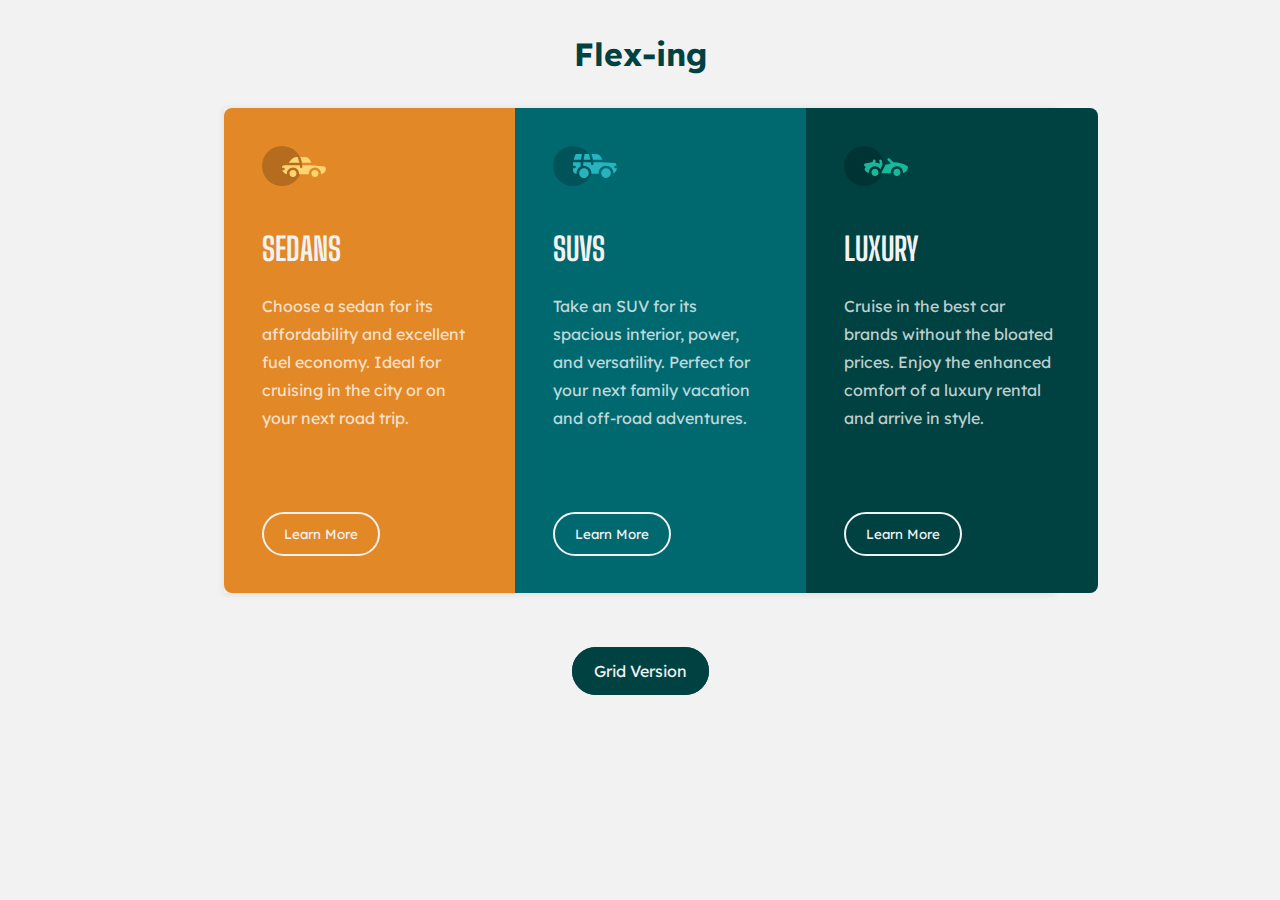
<file: index.html>
<!DOCTYPE html>
<html lang="en">
  <head>
    <meta charset="UTF-8" />
    <meta http-equiv="X-UA-Compatible" content="IE=edge" />
    <meta name="viewport" content="width=device-width, initial-scale=1.0" />
    <link rel="stylesheet" href="styles.css">
    <title>Document</title>
  </head>
  <body>
    <style>
      header {
        display: flex;
      }
      .cards {
        display: flex;
        flex-direction: column;
        margin: 0 1rem;
      }
      footer{
        display: flex;
        justify-content: center;
        align-items: center;
      }
      @media (min-width: 560px) {
        .cards {
          max-width: 65%;
          flex-direction: row;
          margin: 0 auto;
        }
      }
    </style>
    <header>
      <h1>Flex-ing</h1>
    </header>
    <main>
      <div class="cards">
        <div class="orange card">
          <img src="./images/icon-sedans.svg" alt="" />
          <h1>SEDANS</h1>
          <p>
            Choose a sedan for its affordability and excellent fuel economy.
            Ideal for cruising in the city or on your next road trip.
          </p>
          <button>Learn More</button>
        </div>
        <div class="teal card">
          <img src="./images/icon-suvs.svg" alt="" />
          <h1>SUVS</h1>
          <p>
            Take an SUV for its spacious interior, power, and versatility.
            Perfect for your next family vacation and off-road adventures.
          </p>
          <button>Learn More</button>
        </div>
        <div class="green card">
          <img src="./images/icon-luxury.svg" alt="" />
          <h1>LUXURY</h1>
          <p>
            Cruise in the best car brands without the bloated prices. Enjoy the
            enhanced comfort of a luxury rental and arrive in style.
          </p>
          <button>Learn More</button>
        </div>
      </div>
    </main>
    <footer>
      <div class="btn">
        <a href="gridcard.html">Grid Version</a>
      </div>
    </footer>
  </body>
</html>
</file>
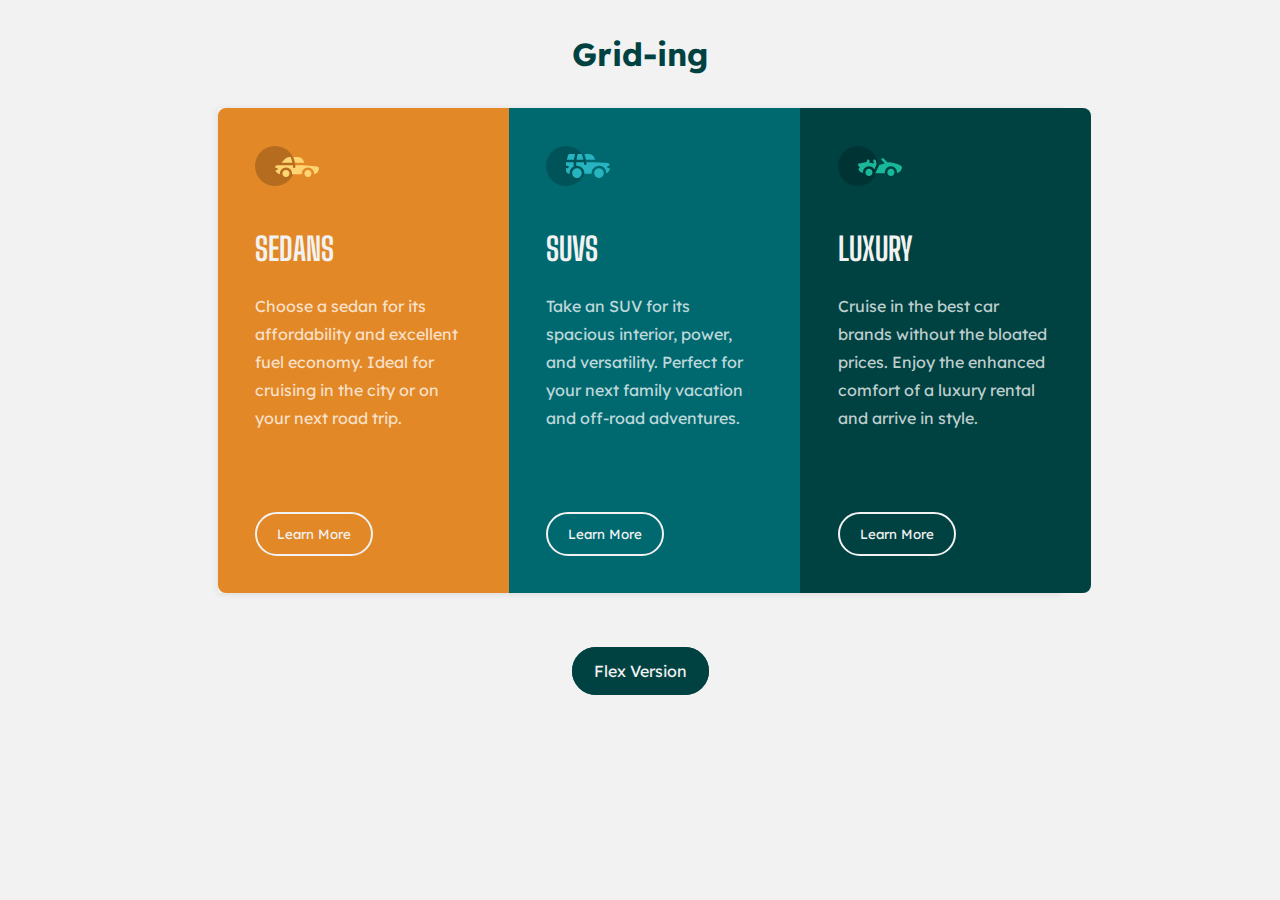
<file: grid.html>
<!DOCTYPE html>
<html lang="en">
  <head>
    <meta charset="UTF-8" />
    <meta http-equiv="X-UA-Compatible" content="IE=edge" />
    <meta name="viewport" content="width=device-width, initial-scale=1.0" />
    <link rel="stylesheet" href="styles.css" />
    <title>Document</title>
  </head>
  <body>
    <style>
      header {
        display: grid;
      }
      .cards {
        display: grid;
        margin: 0 1rem;
      }
      footer{
        display: grid;
      }
      @media (min-width: 375px) {
        .cards {
          grid-template-columns: 1fr 1fr 1fr;
          max-width: 66%;
          margin: 0 auto;
        }
      }
    </style>
    <header>
      <h1>Grid-ing</h1>
    </header>
    <main>
      <div class="cards">
        <div class="orange card">
          <img src="./images/icon-sedans.svg" alt="" />
          <h1>SEDANS</h1>
          <p>
            Choose a sedan for its affordability and excellent fuel economy.
            Ideal for cruising in the city or on your next road trip.
          </p>
          <button>Learn More</button>
        </div>
        <div class="teal card">
          <img src="./images/icon-suvs.svg" alt="" />
          <h1>SUVS</h1>
          <p>
            Take an SUV for its spacious interior, power, and versatility.
            Perfect for your next family vacation and off-road adventures.
          </p>
          <button>Learn More</button>
        </div>
        <div class="green card">
          <img src="./images/icon-luxury.svg" alt="" />
          <h1>LUXURY</h1>
          <p>
            Cruise in the best car brands without the bloated prices. Enjoy the
            enhanced comfort of a luxury rental and arrive in style.
          </p>
          <button>Learn More</button>
        </div>
      </div>
    </main>
    <footer>
        <div class="btn">
            <a href="index.html">Flex Version</a>
          </div>
    </footer>
  </body>
</html>
</file>
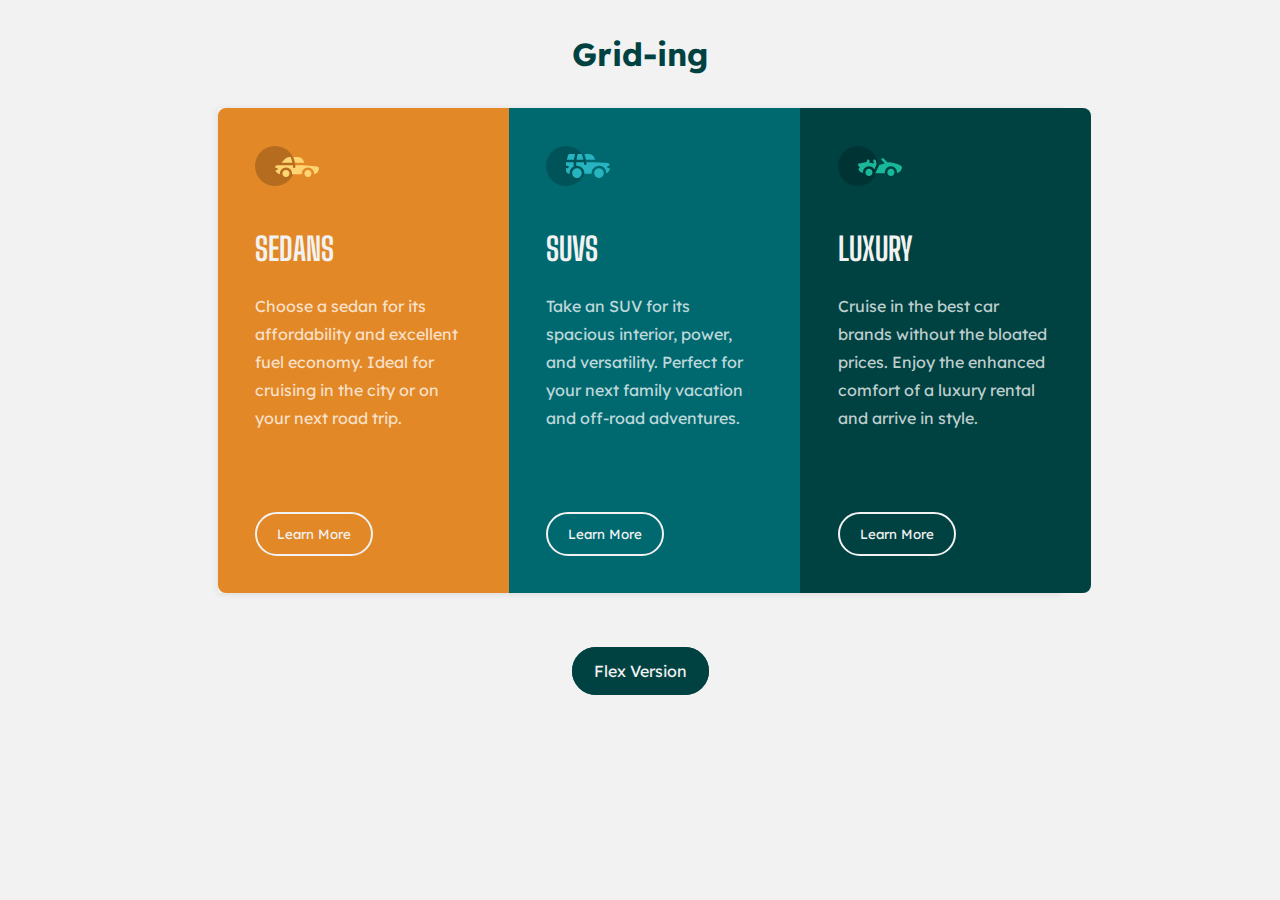
<file: gridcard.html>
<!DOCTYPE html>
<html lang="en">
  <head>
    <meta charset="UTF-8" />
    <meta http-equiv="X-UA-Compatible" content="IE=edge" />
    <meta name="viewport" content="width=device-width, initial-scale=1.0" />
    <link rel="stylesheet" href="styles.css" />
    <title>Document</title>
  </head>
  <body>
    <style>
      header {
        display: grid;
      }
      .cards {
        display: grid;
        margin: 0 1rem;
      }
      footer{
        display: grid;
      }
      @media (min-width: 560px) {
        .cards {
          grid-template-columns: 1fr 1fr 1fr;
          max-width: 66%;
          margin: 0 auto;
        }
      }
    </style>
    <header>
      <h1>Grid-ing</h1>
    </header>
    <main>
      <div class="cards">
        <div class="orange card">
          <img src="./images/icon-sedans.svg" alt="" />
          <h1>SEDANS</h1>
          <p>
            Choose a sedan for its affordability and excellent fuel economy.
            Ideal for cruising in the city or on your next road trip.
          </p>
          <button>Learn More</button>
        </div>
        <div class="teal card">
          <img src="./images/icon-suvs.svg" alt="" />
          <h1>SUVS</h1>
          <p>
            Take an SUV for its spacious interior, power, and versatility.
            Perfect for your next family vacation and off-road adventures.
          </p>
          <button>Learn More</button>
        </div>
        <div class="green card">
          <img src="./images/icon-luxury.svg" alt="" />
          <h1>LUXURY</h1>
          <p>
            Cruise in the best car brands without the bloated prices. Enjoy the
            enhanced comfort of a luxury rental and arrive in style.
          </p>
          <button>Learn More</button>
        </div>
      </div>
    </main>
    <footer>
        <div class="btn">
            <a href="index.html">Flex Version</a>
          </div>
    </footer>
  </body>
</html>
</file>
<file: styles.css>
@import url("https://fonts.googleapis.com/css2?family=Lexend+Deca&family=Nunito+Sans:wght@200;300;600;700&display=swap");
@import url("https://fonts.googleapis.com/css2?family=Big+Shoulders+Display:wght@700&family=Lexend+Deca&family=Nunito+Sans:wght@200;300;600;700&display=swap");
:root {
  --blackish: #222;
  --fadedWhite: hsla(0, 0%, 100%, 0.75);
  --offWhite: hsl(0, 0%, 95%);
  --green: hsl(179, 100%, 13%);
  --teal: hsl(184, 100%, 22%);
  --orange: hsl(31, 77%, 52%);
  --boxShadow: 0 1px 6px 0 rgba(161, 162, 165, 0.28);
}
* {
  margin: 0;
  padding: 0;
  font-family: "Lexend Deca", sans-serif;
}
body{
    background-color: var(--offWhite);
}
a{
    text-decoration: none;
    color: var(--offWhite);
    padding: 0.75rem 1.25rem;
    border-radius: 1.5rem;
    background-color: var(--green);
    border: solid 0.15rem var(--green);
}
header {
  height: 12vh;
}
header > h1 {
  color: var(--green);
  text-align: center;
  margin: auto;
}
.cards{
    box-shadow: var(--boxShadow);
}
.card {
  padding: 2.5rem;
}
.card > h1 {
  font-family: "Big Shoulders Display";
  color: var(--offWhite);
  margin-top: 2.5rem;
}
.card > p {
  margin-top: 1.5rem;
  line-height: 1.75rem;
  color: var(--fadedWhite);
}
button {
  cursor: pointer;
  padding: 0.75rem 1.25rem;
  border: solid 0.15rem var(--offWhite);
  color: var(--offWhite);
  border-radius: 1.5rem;
  margin-top: 5rem;
}
.orange {
  border-radius: 0.5rem 0.5rem 0 0;
  background-color: var(--orange);
}
.teal {
  background-color: var(--teal);
}
.green {
  border-radius: 0 0 0.5rem 0.5rem;
  background-color: var(--green);
}
.orange > button {
  background-color: var(--orange);
}
.teal > button {
  background-color: var(--teal);
}
.green > button {
  background-color: var(--green);
}
.orange > button:hover {
  background-color: var(--offWhite);
  color: var(--orange);
}
.teal > button:hover {
  background-color: var(--offWhite);
  color: var(--teal);
}
a:hover,
.green > button:hover {
  background-color: var(--offWhite);
  color: var(--green);
}
footer {
  height: 16vh;
  text-align: center;
}
.btn{
    margin: auto;
    padding-top: .75rem;
}
@media (min-width: 560px) {
    body{
        height: 100vh;
        overflow: hidden;
    }
  .card {
    min-width: 13.5rem;
    padding: 2.35rem;
  }
  .card > p {
    margin-top: 1.5rem;
    line-height: 1.75rem;
  }
  .orange {
    border-radius: 0.5rem 0 0 0.5rem;
  }
  .green {
    border-radius: 0 0.5rem 0.5rem 0;
  }
}
</file>
